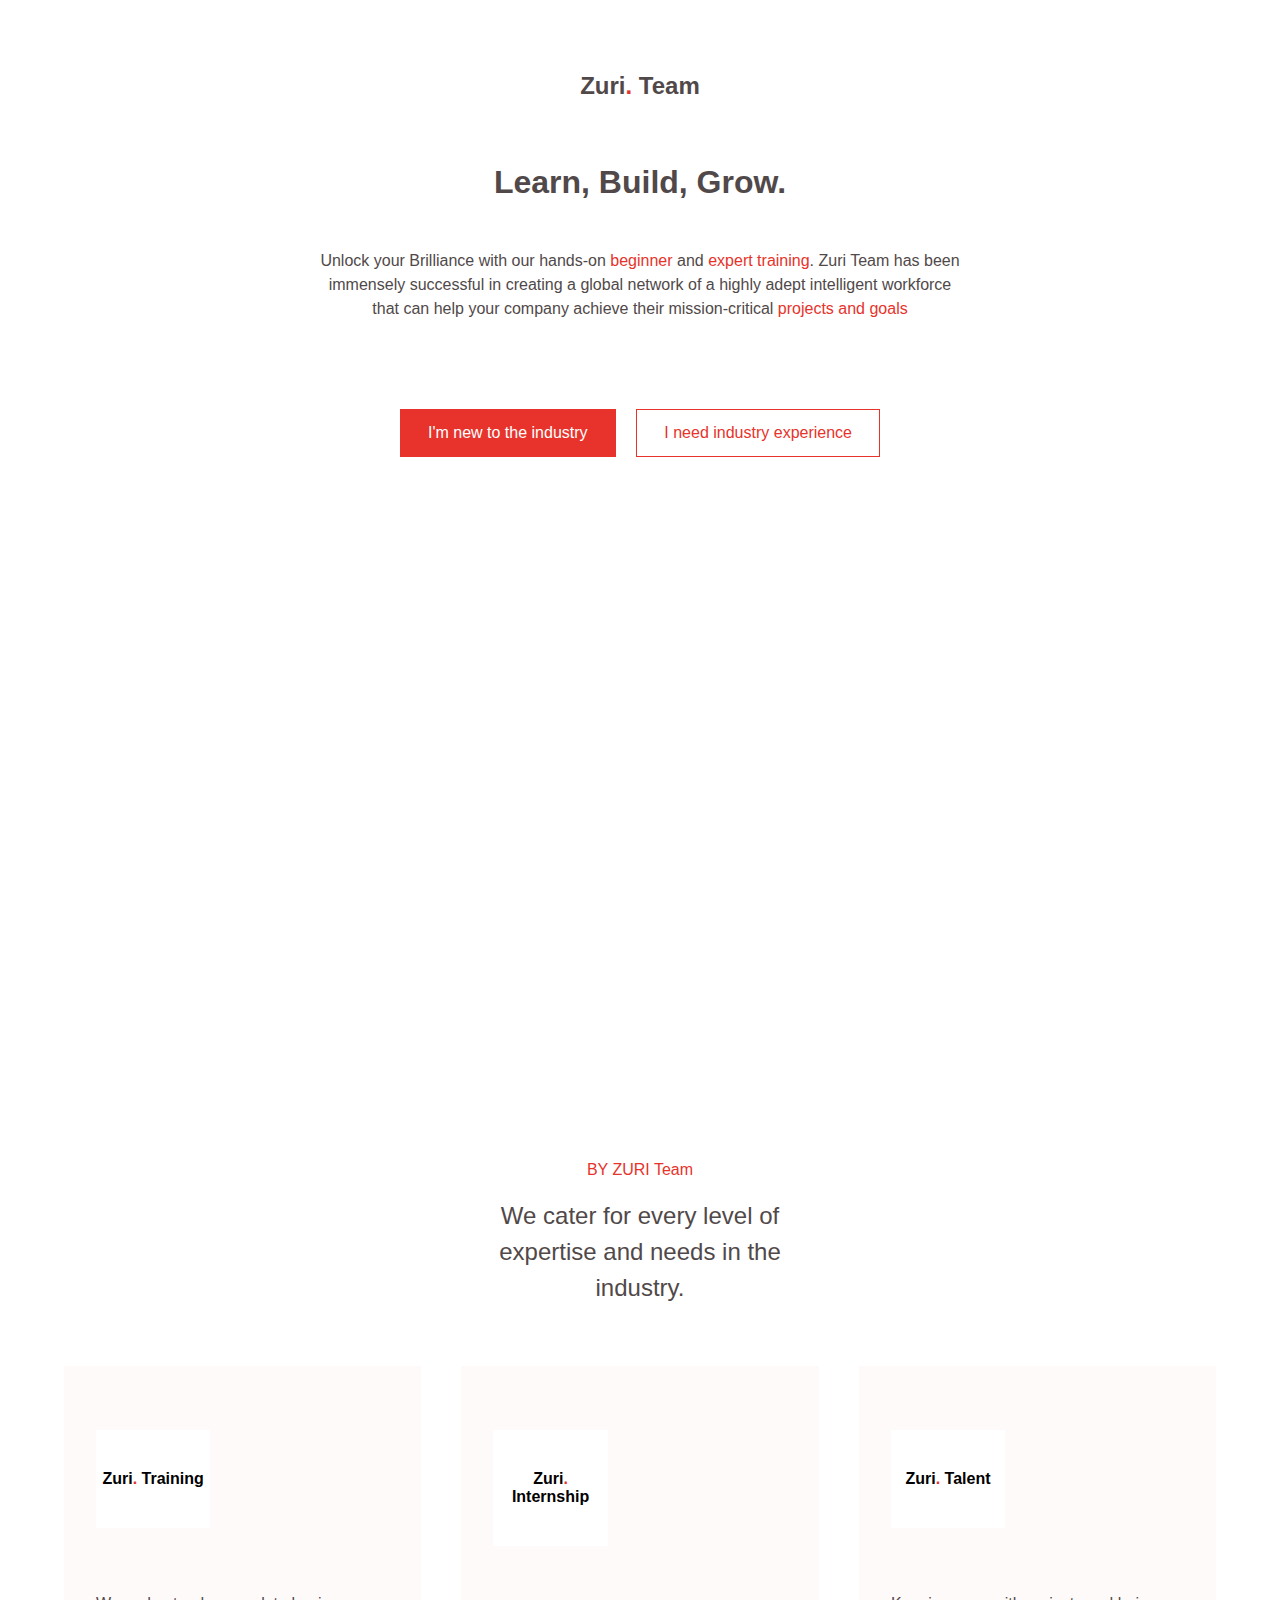
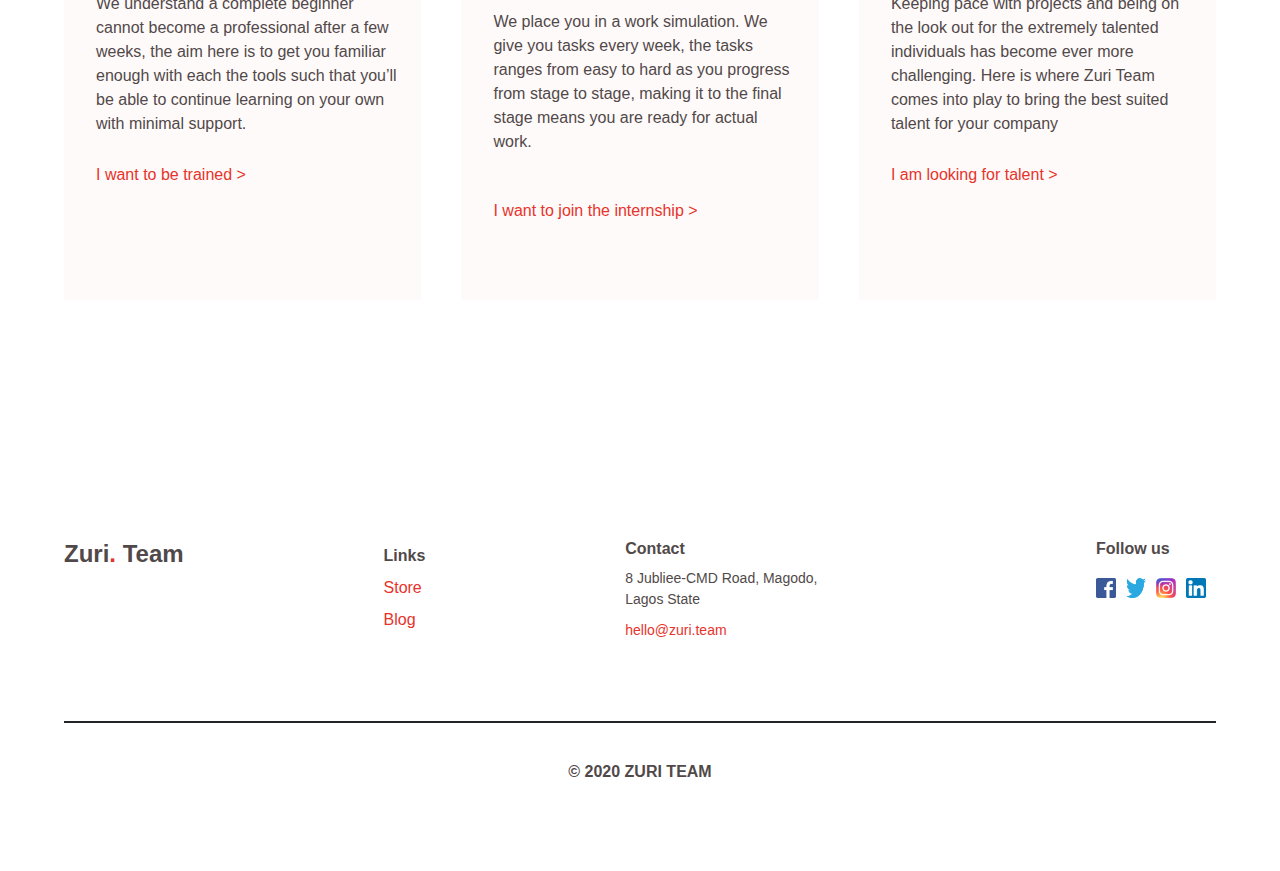
<file: index.html>
<!DOCTYPE html>
<html lang="en">
<head>
    <meta charset="UTF-8">
    <meta http-equiv="X-UA-Compatible" content="IE=edge">
    <meta name="viewport" content="width=device-width, initial-scale=1.0">
    <link rel="stylesheet" href="style.css" type="text/css">
    <title>Zuri</title>
</head>
<body>
    <header>
        <div class="intro">
            <h2>Zuri<span>.</span> Team</h2>
            <h1>Learn, Build, Grow.</h1>
            <p>Unlock your Brilliance with our hands-on <a href="#">beginner</a> and <a href="#">expert training</a>. Zuri Team has been immensely successful in creating a global network of a highly adept intelligent workforce that can help your company achieve their mission-critical <a href="#">projects and goals</a></p>
            <div class="btn-container">
                <button class="btn1" onclick="document.location='training.html'">I'm new to the industry</button>
                <button class="btn2">I need industry experience</button>
            </div>
        </div>
    </header>
    <main>
        <div class="mid">
            <p>BY ZURI Team</p>
            <h2>We cater for every level of expertise and needs in the industry.</h2>
        </div>
        <div class="level-box-container">
            <div class="level-box">
                <h4>Zuri<span>.</span> Training</h4>
                <p>We understand a complete beginner cannot become a professional after a few weeks, the aim here is to get you familiar enough with each the tools such that you’ll be able to continue learning on your own with minimal support.</p>
                <a href="#">I want to be trained ></a>
            </div>
            <div class="level-box">
                <h4>Zuri<span>.</span> Internship</h4>
                <p>We place you in a work simulation. We give you tasks every week, the tasks ranges from easy to hard as you progress from stage to stage, making it to the final stage means you are ready for actual work.</p><br>
                <a href="#">I want to join the internship ></a>
            </div>
            <div class="level-box">
                <h4>Zuri<span>.</span> Talent</h4>
                <p>Keeping pace with projects and being on the look out for the extremely talented individuals has become ever more challenging. Here is where Zuri Team comes into play to bring the best suited talent for your company</p>
                <a href="#">I am looking for talent ></a>    
            </div>
        </div>
    </main>
    <footer>
        <div class="footer-top">
            <div class="head">
                <h2>Zuri<span>.</span> Team</h2>
            </div>
            <div class="links">
                <ul>
                    <li><h4>Links</h4></li>
                    <li><a href="#">Store</a></li>
                    <li><a href="#">Blog</a></li>
                </ul>
            </div>
            <div class="contact">
                <h4>Contact</h4>
                <p>8 Jubliee-CMD Road, Magodo, Lagos State</p>
                <a href="#">hello@zuri.team</a>
            </div>
            <div class="socials">
                <div>
                    <h4>Follow us</h4>
                </div>
                <div class="socials-img-container">
                    <img src="./images/facebook.png" alt="facebook">
                    <img src="./images/Twitter.png" alt="twitter">
                    <img src="./images/Instagram.svg.webp" alt="instagram">
                    <img src="./images/Linkedin.png" alt="linkedin">
                </div>
            </div>
        </div>
        <div class="footer-bottom">
            <h4>© 2020 ZURI TEAM</h4>
        </div>
    </footer>
</body>
</html>
</file>
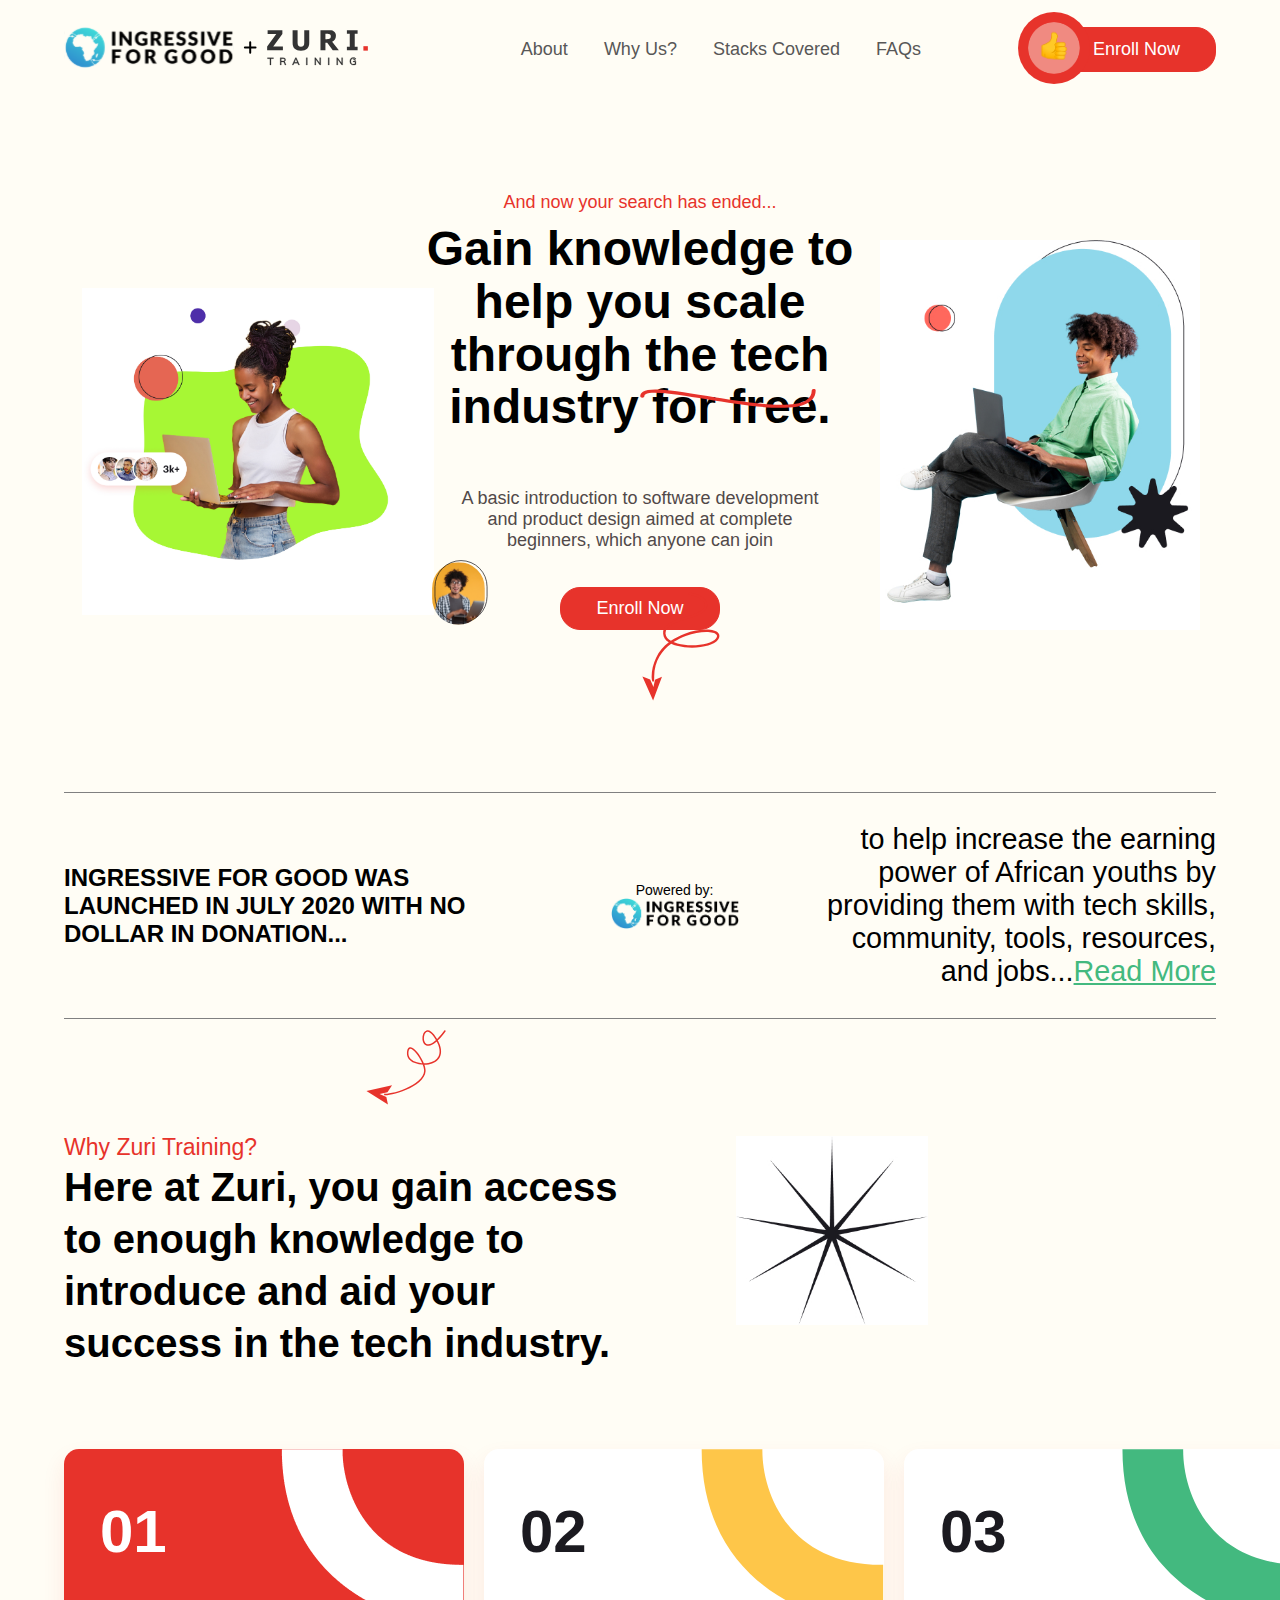
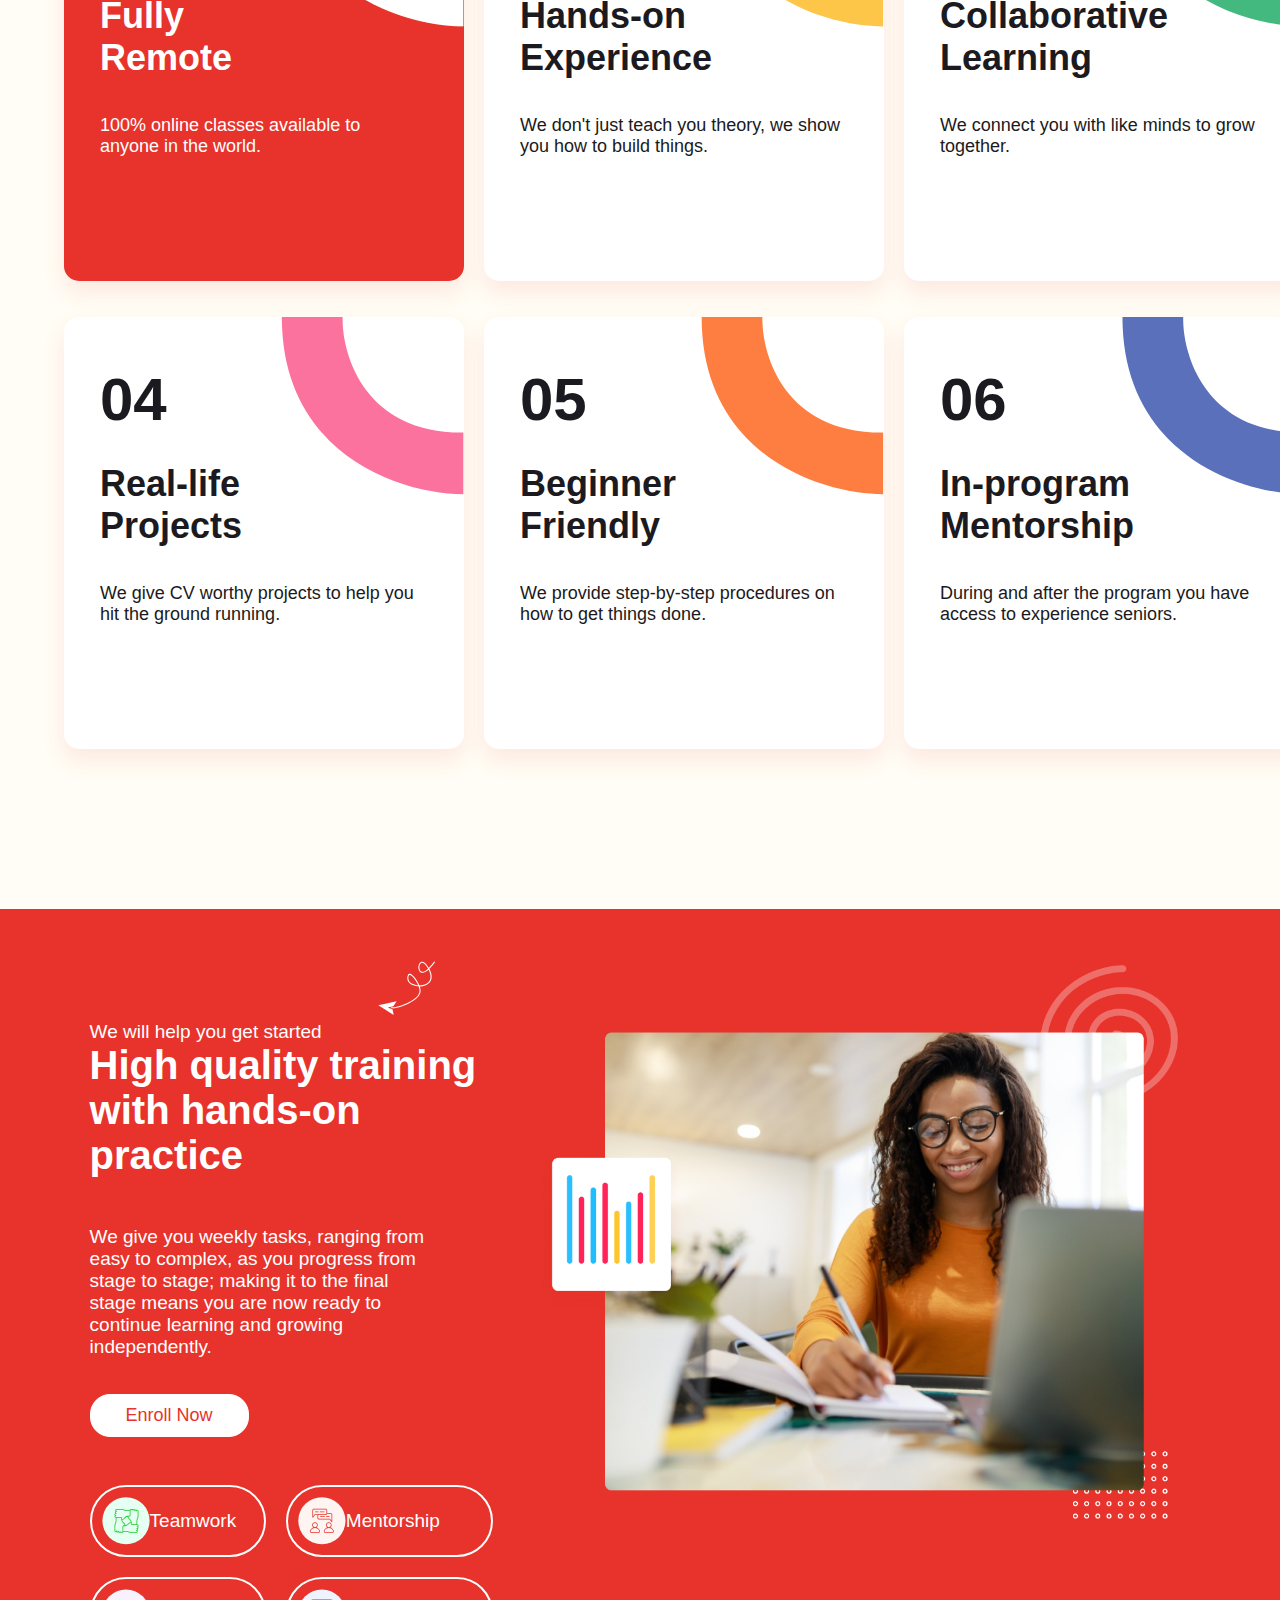
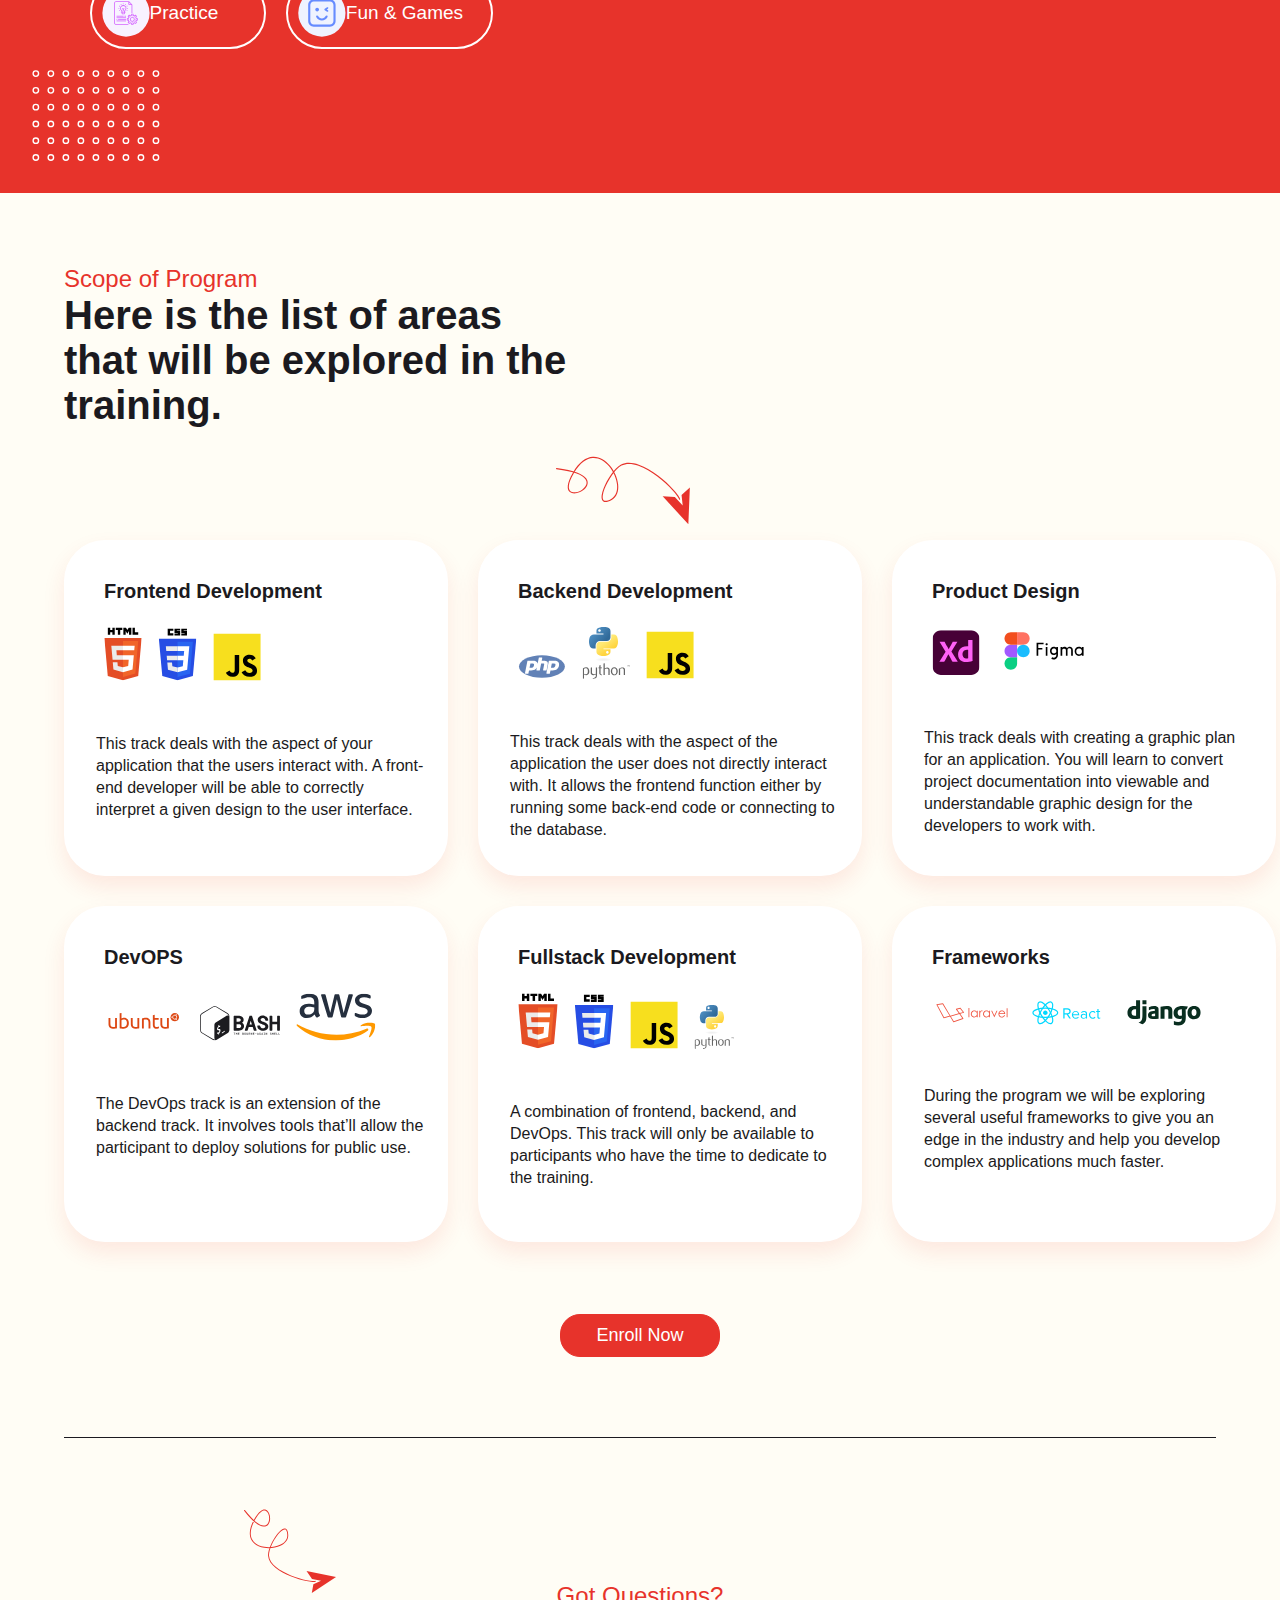
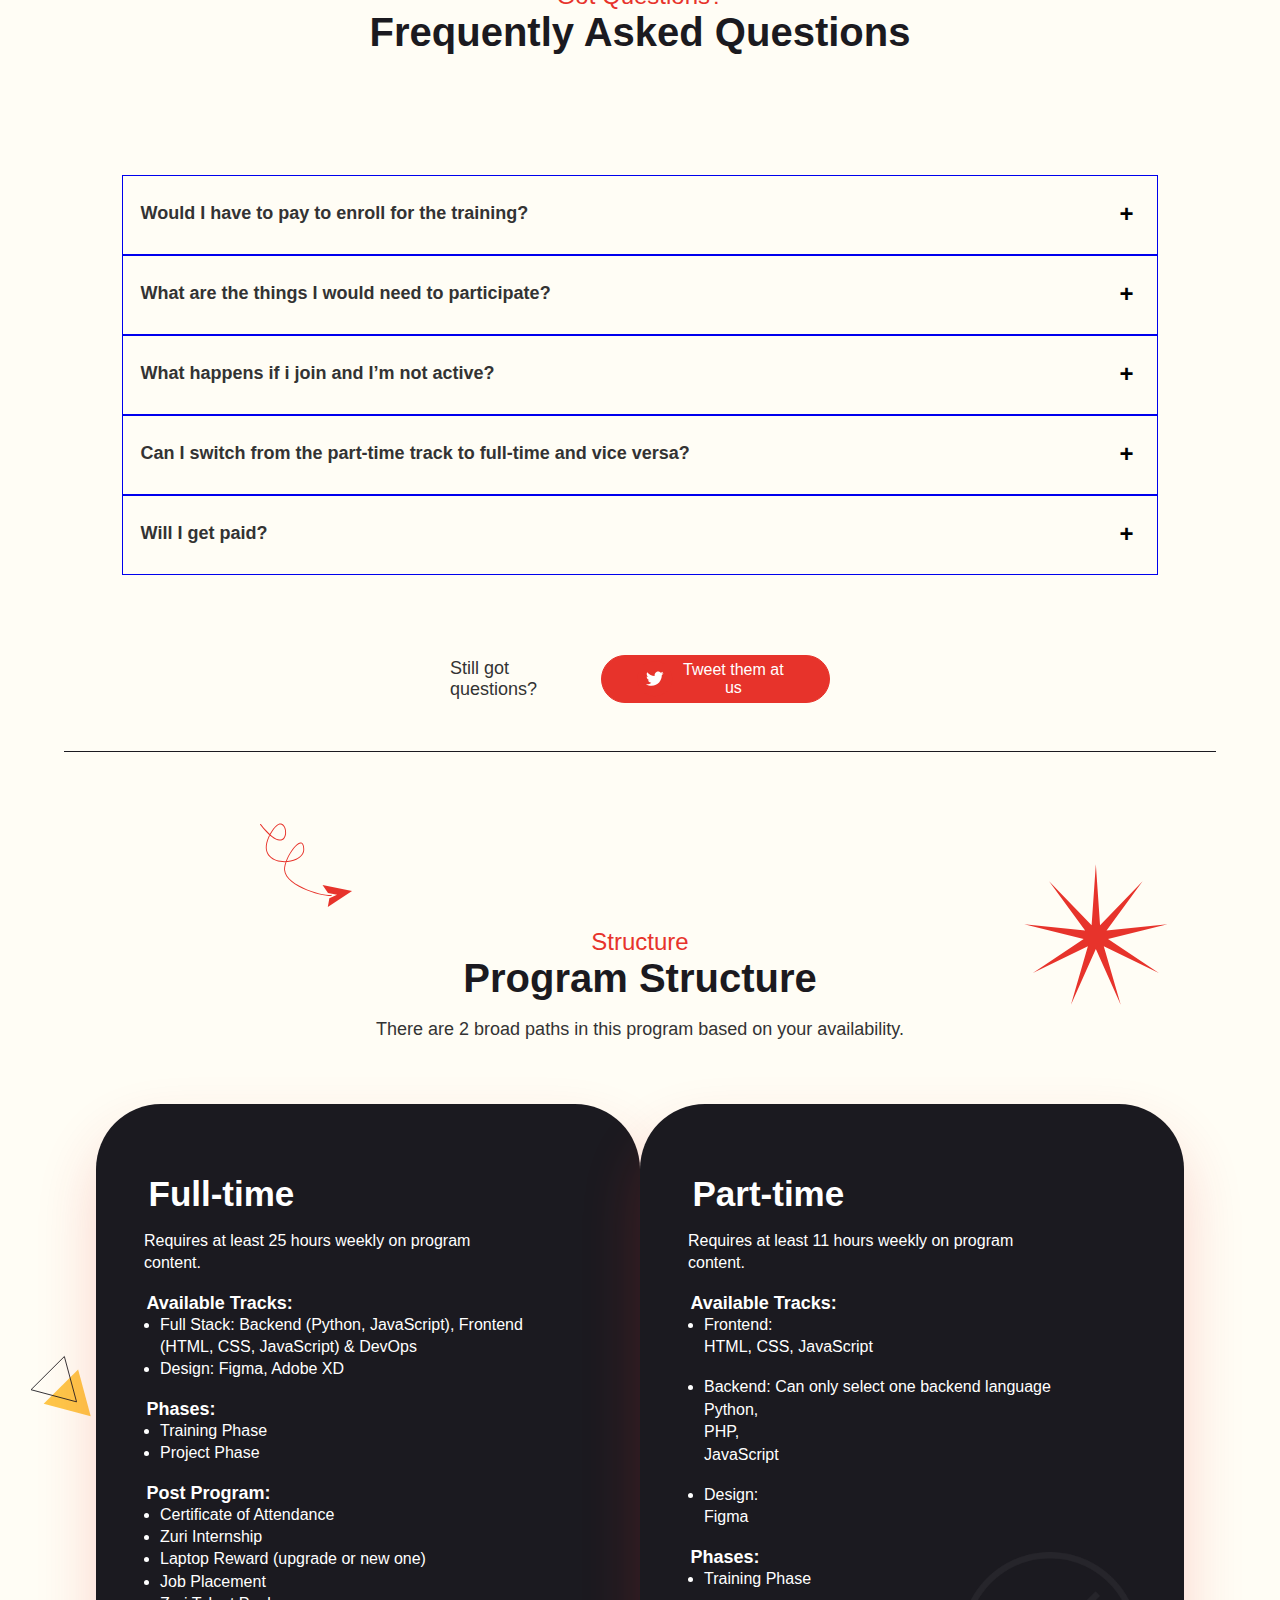
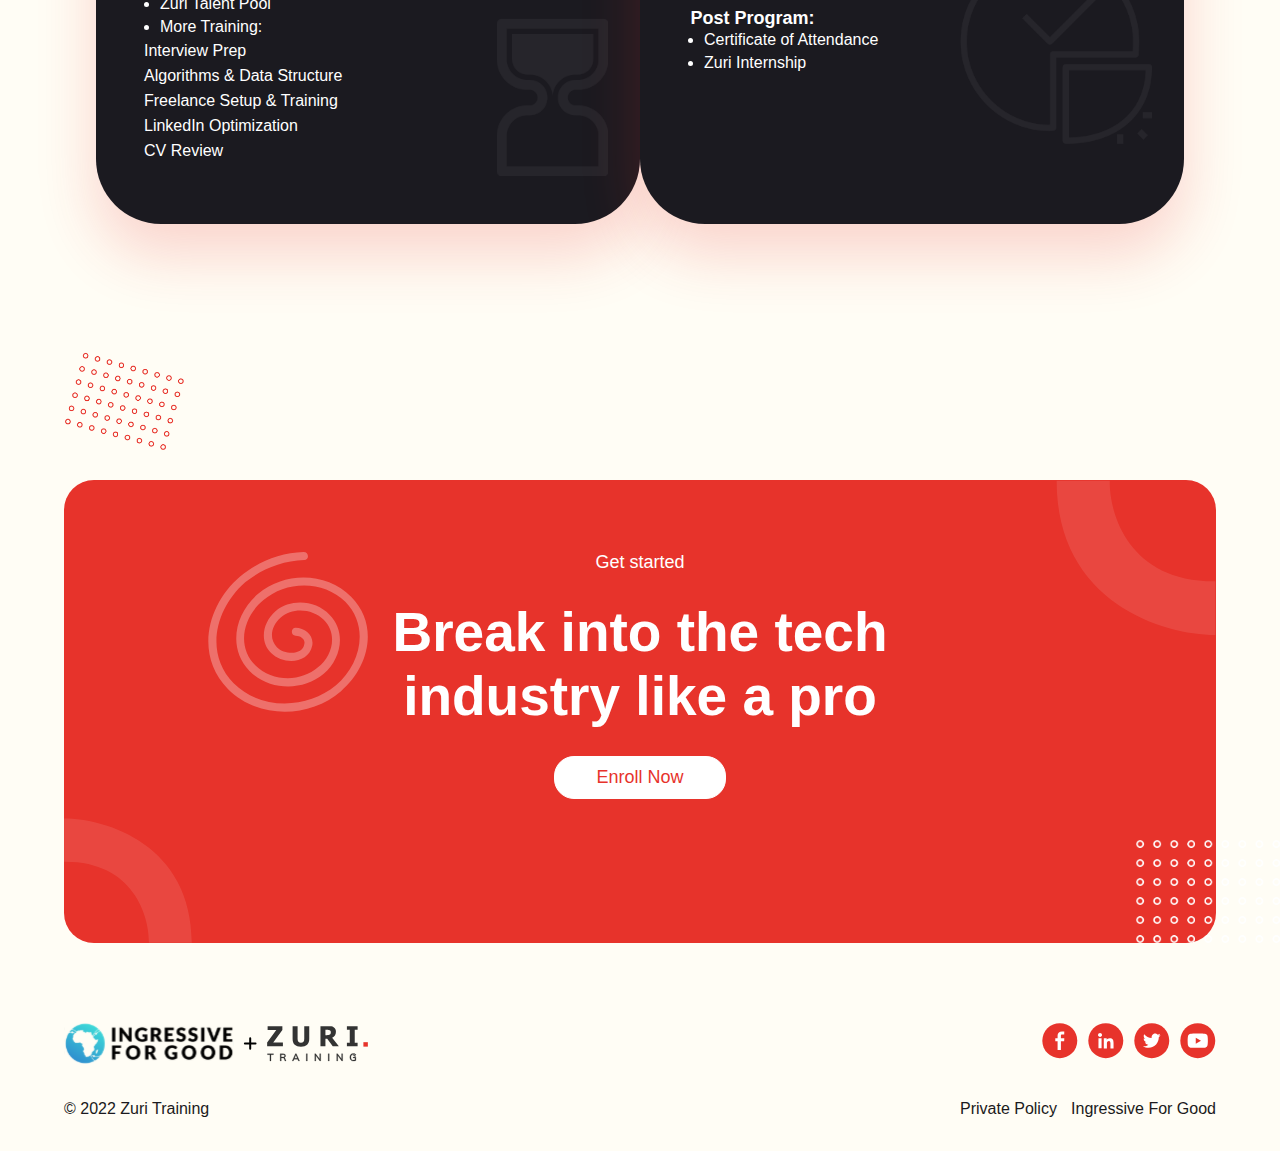
<file: training.html>
<!DOCTYPE html>
<html lang="en">
<head>
    <meta charset="UTF-8">
    <meta http-equiv="X-UA-Compatible" content="IE=edge">
    <meta name="viewport" content="width=device-width, initial-scale=1.0">
    <link rel="stylesheet" href="training.css" type="text/css">
    <title>Training</title>
</head>
<body>
    <header>
        <div class=" header">
            <div class="logo">
                <img src="./images/Zuri-logo.svg">
            </div>
            <div class="links">
                <nav>
                    <ul>
                        <li><a>About</a></li>
                        <li><a>Why Us?</a></li>
                        <li><a>Stacks Covered</a></li>
                        <li><a>FAQs</a></li>
                    </ul>
                </nav>
                <img class="thumb" src="./images/thumbs.png">
                <button>Enroll Now</button>
            </div>
        </div>
    </header>
    <main>
        <div class="main1">
            <p class="first-p">And now your search has ended...</p>
            <h1>Gain knowledge to help you scale through the tech industry for free.</h1>
            <p class="second-p">A basic introduction to software development and product design aimed at complete beginners, which anyone can join</p>
            <button>Enroll Now</button>
            <img class="lady-img" src="./images/lady1.jpg">
            <img class="arrow-img" src="./images/arrow-down.svg">
            <img class="line-img" src="./images/line.svg">
            <img class="male-small-img" src="./images/male-small.svg">
            <img class="male-img" src="./images/male1.jpg">
        </div>
        <div class="main2">
            <h2>INGRESSIVE FOR GOOD WAS LAUNCHED IN JULY 2020 WITH NO DOLLAR IN DONATION...</h2>
            <div class="middle">
                <p>Powered by:</p>
                <img src="./images/ingressive.png">
            </div>
            <p class="right">to help increase the earning power of African youths by providing them with tech skills, community, tools, resources, and jobs...<a href="#">Read More</a></p>
        </div>
        <div class="main3">
            <p>Why Zuri Training?</p>
            <h1>Here at Zuri, you gain access to enough knowledge to introduce and aid your success in the tech industry.</h1>
            <img class="arrow2-img" src="./images/arrow2.svg" alt="">
            <img class="star-img" src="./images/Star.jpg" alt="">
        </div>
        <div class="grid-div">
            <div class="grid-container">
                <div class="grid1">
                    <h1>01</h1>
                    <h2>Fully Remote</h2>
                    <p>100% online classes available to anyone in the world.</p>
                    <img src="./images/curve1.png">
                </div>
                <div class="grid2">
                    <h1>02</h1>
                    <h2>Hands-on Experience</h2>
                    <p>We don't just teach you theory, we show you how to build things.</p>
                    <img src="./images/curve2.svg">
                </div>
                <div class="grid3">
                    <h1>03</h1>
                    <h2>Collaborative Learning</h2>
                    <p>We connect you with like minds to grow together.</p>
                    <img src="./images/curve3.svg">
                </div>
                <div class="grid4">
                    <h1>04</h1>
                    <h2>Real-life Projects</h2>
                    <p>We give CV worthy projects to help you hit the ground running.</p>
                    <img src="./images/curve4.svg">
                </div>
                <div class="grid5">
                    <h1>05</h1>
                    <h2>Beginner Friendly</h2>
                    <p>We provide step-by-step procedures on how to get things done.</p>
                    <img src="./images/curve5.svg">
                </div>
                <div class="grid6">
                    <h1>06</h1>
                    <h2>In-program Mentorship</h2>
                    <p>During and after the program you have access to experience seniors.</p>
                    <img src="./images/curve6.svg">
                </div>
            </div>
        </div>
        <div class="main4">
            <img class="dotsection" src="./images/dotsection.svg">
            <img class="arrow3" src="./images/arrow3.svg">
            <div class="left">
                <div class="left-top">
                    <p>We will help you get started</p>
                    <h1>High quality training with hands-on practice</h1>
                    <p class="para2">We give you weekly tasks, ranging from easy to complex, as you progress from stage to stage; making it to the final stage means you are now ready to continue learning and growing independently.</p>
                    <button>Enroll Now</button>
                </div>
                <div class="left-bottom">
                    <div class="left-bottom-grid">
                        <div class="teamwork">
                            <img src="./images/teamwork.svg">
                            <p>Teamwork</p>
                        </div>
                        <div class="mentorship">
                            <img src="./images/mentorship.svg">
                            <p>Mentorship</p>
                        </div>
                        <div class="practice">
                            <img src="./images/practice.svg">
                            <p>Practice</p>
                        </div>
                        <div class="games">
                            <img src="./images/games.svg">
                            <p>Fun & Games</p>
                        </div>
                    </div>
                </div>
            </div>
            <div class="right">
                <img src="./images/main4big-img.png">
            </div>
        </div>
        <div class="main5">
            <p class="main5-p">Scope of Program</p>
            <h1 class="main5-h1">Here is the list of areas that will be explored in the training.</h1>
            <img class="arrow5"src="./images/arrow5.svg">
            <div class="main5-grid">
                <div class="g1">
                    <h2>Frontend Development</h2>
                    <div class="img-div">
                        <img src="./images/html.svg" alt="html"><img src="./images/css-3.svg" alt="css"><img class="java" src="./images/javascript.svg" alt="javascript">
                    </div>
                    <p>This track deals with the aspect of your application that the users interact with. A front-end developer will be able to correctly interpret a given design to the user interface.</p>
                </div>
                <div class="g2">
                    <h2>Backend Development</h2>
                    <div class="img-div">
                        <img src="./images/php2-logo.svg" alt="php"><img src="./images/python-logo.svg" alt="python"><img class="java" src="./images/javascript.svg" alt="javascript">
                    </div>
                    <p>This track deals with the aspect of the application the user does not directly interact with. It allows the frontend function either by running some back-end code or connecting to the database.</p>
                </div>
                <div class="g3">
                    <h2>Product Design</h2>
                    <div class="img-div">
                        <img src="./images/adobe-xd logo.svg" alt="adobe"><img class="fig" src="./images/Figma logo.svg" alt="figma">
                    </div>
                    <p>This track deals with creating a graphic plan for an application. You will learn to convert project documentation into viewable and understandable graphic design for the developers to work with.</p>
                </div>
                <div class="g4">
                    <h2>DevOPS</h2>
                    <div class="img-div">
                        <img src="./images/Ubuntu logo.svg" alt="ubuntu"><img src="./images/Bash logo.svg" alt="bash"><img src="./images/aws logo.svg" alt="aws">
                    </div>
                    <p>The DevOps track is an extension of the backend track. It involves tools that’ll allow the participant to deploy solutions for public use.</p>
                </div>
                <div class="g5">
                    <h2>Fullstack Development</h2>
                    <div class="img-div">
                        <img src="./images/html.svg" alt="html"><img src="./images/css-3.svg" alt="css"><img class="java" src="./images/javascript.svg" alt="javascript"><img src="./images/python-logo.svg" alt="python">
                    </div>
                    <p>A combination of frontend, backend, and DevOps. This track will only be available to participants who have the time to dedicate to the training.</p>
                </div>
                <div class="g6">
                    <h2>Frameworks</h2>
                    <div class="img-div">
                        <img src="./images/Laravel logo.svg" alt="laravel"><img src="./images/React logo.svg" alt="react"><img src="./images/Django logo.svg" alt="django">
                    </div>
                    <p>During the program we will be exploring several useful frameworks to give you an edge in the industry and help you develop complex applications much faster.</p>
                </div>
            </div>
            <button>Enroll Now</button>
        </div>
        <div class="main6">
            <img  class="main6-wire"src="./images/main6-wire.svg">
            <p class="first-p">Got Questions?</p>
            <h1>Frequently Asked Questions</h1>
            <div class="q-div">
                <p class="question">Would I have to pay to enroll for the training?</p>
                <p class="plus">+</p>
            </div>
            <div class="q-div">
                <p class="question">What are the things I would need to participate?</p>
                <p class="plus">+</p>
            </div>
            <div class="q-div">
                <p class="question">What happens if i join and I’m not active?</p>
                <p class="plus">+</p>
            </div>
            <div class="q-div">
                <p class="question">Can I switch from the part-time track to full-time and vice versa?</p>
                <p class="plus">+</p>
            </div>
            <div class="q-div">
                <p class="question">Will I get paid?</p>
                <p class="plus">+</p>
            </div>
            <div class="tweet">
                <p>Still got questions?</p>
                <button><img src="./images/twitter-red.svg"><a>Tweet them at us</a></button>
            </div>
        </div>
        <div class="main7">
            <img class="main7-wire" src="./images/main7-wire.svg">
            <img class="main7-star" src="./images/main7-star.svg">
            <img class="main7-triangle" src="./images/main7-triangle.svg">
            <img class="main7-big-circle" src="./images/main7-circle.png">
            <img class="main7-small-circle" src="./images/main7-circle.png">
            <div class="main7-1">
                <p class="first-p">Structure</p>
                <h1 class="first-h1">Program Structure</h1>
                <p class="second-p">There are 2 broad paths in this program based on your availability.</p>
            </div>
            <div class="main7-flex">
                <div>
                    <h1>Full-time</h1>
                    <p class="div-p">Requires at least 25 hours weekly on program content.</p>
                    <h4>Available Tracks:</h4>
                    <ul>
                        <li>Full Stack: Backend (Python, JavaScript), Frontend (HTML, CSS, JavaScript) & DevOps</li>
                        <li>Design: Figma, Adobe XD</li>
                    </ul>
                    <h4>Phases:</h4>
                    <ul>
                        <li>Training Phase</li>
                        <li>Project Phase</li>
                    </ul>
                    <h4>Post Program:</h4>
                    <ul>
                        <li>Certificate of Attendance</li>
                        <li>Zuri Internship</li>
                        <li>Laptop Reward (upgrade or new one)</li>
                        <li>Job Placement</li>
                        <li>Zuri Talent Pool</li>
                        <li>More Training:</li>
                    </ul>
                    <p>Interview Prep</p>
                    <p>Algorithms & Data Structure</p>
                    <p>Freelance Setup & Training</p>
                    <p>LinkedIn Optimization</p>
                    <p>CV Review</p>
                    <img class="hourglass-img" src="./images/hourglass.png">
                </div>
                <div>
                    <h1>Part-time</h1>
                    <P class="div-p">Requires at least 11 hours weekly on program content.</P>
                    <h4>Available Tracks:</h4>
                    <ul>
                        <li>Frontend:<br>HTML, CSS, JavaScript</li><br>
                        <li>Backend: Can only select one backend language Python,<br>PHP,<br>JavaScript</li><br>
                        <li>Design:<br>Figma</li>
                    </ul>
                    <h4>Phases:</h4>
                    <ul>
                        <li>Training Phase</li>
                    </ul>
                    <h4>Post Program:</h4>
                    <ul>
                        <li>Certificate of Attendance</li>
                        <li>Zuri Internship</li>
                    </ul>
                    <img class="time-img" src="./images/time.png"
                </div>
            </div>
        </div>
        <div class="main8">
            <p>Get started</p>
            <h1>Break into the tech industry like a pro</h1>
            <button>Enroll Now</button>
            <img class="main8-spiral" src="./images/main8-spiral.svg">
            <img class="main8-top-bend" src="./images/main8 top bend.svg">
            <img class="main8-bottom-bend" src="./images/main8 bottom bend.svg">
            <img class="main8-circles" src="./images/main8 circles.png">
        </div>
    </main>
    <footer>
        <div class="footer-left">
            <img src="./images/Zuri-logo.svg">
            <p>© 2022 Zuri Training</p>
        </div>
        <div class="footer-right">
            <div class="socials">
                <img src="./images/facebook.svg">
                <img src="./images/linkedin.svg">
                <img src="./images/twitter.svg">
                <img src="./images/youtube.svg">
            </div>
            <div class="links">
                <a href="#">Private Policy</a>
                <a href="#">Ingressive For Good</a>
            </div>
        </div>
    </footer>
</body>
</html>
</file>
<file: style.css>
@font-face {
    font-family: Averta;
    src: url(https://res.cloudinary.com/dafsch2zs/raw/upload/v1596618987/Zuri%20Landing/AvertaDemoPECuttedDemo-Regular_dghpn7.otf);
}
*{
    margin: 0;
    padding: 0;
    box-sizing: border-box;
    font-family: 'Averta', sans-serif;
    color: #514949;
}
header{
    height: 105vh;
}
a{
    text-decoration: none;
    color: #E7332B;
}
span{
    color: #E7332B;
}
.intro{
    text-align: center;
    width: 50%;
    margin: 0px auto;
}
.intro h2{
    margin-top: 3em;
}
.intro h1{
    margin-top: 2em;
}
.intro p{
    margin-top: 3em;
    line-height: 150%;
}
.intro .btn-container{
    display: flex;
    margin: 5.5em auto;
    width: 75%;
    justify-content: space-between;
}
.intro button{
    font-size: 16px;
}
.intro .btn1{
    background-color: #E7332B;
    color: white;
    border: 1px solid #E7332B;
    padding: 14px 27px;
}
.intro .btn1:hover{
    background-color: white;
    color: #E7332B;
    cursor: pointer;
}
.intro .btn2{
    background-color: white;
    color: #E7332B;
    border: 1px solid #E7332B;
    padding: 14px 27px;
}
.intro .btn2:hover{
    background-color: #E7332B;
    color: white;
    cursor: pointer;
}
.mid{
    background-color: white;
    text-align: center;
    width: 29%;
    margin: auto;
}
.mid p{
    margin-top: 9em;
    color:#E7332B;
    font-size: 16px;
}
.mid h2{
    font-weight: 400;
    line-height: 150%;
    margin-top: 0.8em;
    margin-bottom: 2.5em;
}
.level-box-container{
    width: 90%;
    display: flex;
    justify-content: space-between;
    margin: auto;
}
.level-box{
    display: flex;
    flex-direction: column;
    width: 31%;
    background-color: #fffafa;
}
.level-box h4{
    background-color: white;
    color: black;
    text-align: center;
    width: 32%;
    padding-top: 40px;
    padding-bottom: 40px;
    margin-top: 4em;
    margin-bottom: 4em;
    margin-left: 2em;
}
.level-box p{
    width: 85%;
    line-height: 150%;
    margin-left: 2em;
    margin-right: 2em;
}
.level-box a{
    width: 85%;
    margin-left: 2em;
    margin-top: 30px;
    padding-bottom: 5em;
}
footer{
    display: flex;
    flex-direction: column;
    margin-top: 15em;
}
.footer-top, .footer-bottom{
    width: 90%;
    margin: auto;
    display: flex;
}
.footer-top{
    justify-content: space-between;
    padding-bottom: 5em;
    border-bottom: 2px solid #212529;
}
.footer-top div{
    display: flex;
    flex-direction: column;
}
.footer-top ul{
    list-style: none;
    line-height: 200%;
}
.contact p, .contact a{
    line-height: 150%;
    font-size: 14px;
    width: 75%;
    margin-top: 10px;
}
.socials div{
    display: flex;
    flex-direction: row;
}
.socials-img-container{
    margin-top: 20px;
}
.socials-img-container img{
    width: 20px;
    margin-right: 10px;
}
.footer-bottom{
    text-align: center;
}
.footer-bottom h4{
    margin: auto;
    padding-top: 40px;
    padding-bottom: 90px;
}
@media (max-width:800px) {
    .intro{
        width: 95%;
    }
    .intro .btn-container{
        flex-direction: column;
        width: 40%;
    }
    .intro .btn2{
        margin-top: 25px;
    }
    .mid{
        width: 60%;
    }
    .level-box-container{
        flex-direction: column;
        width: 95%;
    }
    .level-box{
        width: 100%;
        margin-top: 40px;
    }
    .footer-top{
        width: 95%;
        text-align: center;
        flex-direction: column;
    }
    .footer-top h4{
        font-size: 25px;
    }
    .contact p, .contact a{
        margin: auto;
    }
    .links{
        margin-top: 20px;
    }
    .socials{
        margin: 20px auto;
    }
    .socials h4{
        margin: auto;
    }
    .contact{
        margin: 40px auto;
    }
}
@media (max-width:600px){
    .intro .btn-container{
        flex-direction: column;
        width: 70%;
}
.mid{
    width: 90%;
}
}
</file>
<file: training.css>
@font-face {
    font-family: Averta;
    src: url(https://res.cloudinary.com/dafsch2zs/raw/upload/v1596618987/Zuri%20Landing/AvertaDemoPECuttedDemo-Regular_dghpn7.otf);
}
*{
    margin: 0;
    padding: 0;
    box-sizing: border-box;
    font-family: 'Averta', sans-serif;
}
body, html{
    background-color: #fffdf5;
}
a, button{
    cursor: pointer;
}
header{
    width: 100%;
    overflow-x: hidden;
    background-color: #fffdf5;
    position: fixed;
    top: 0;
    z-index: 3;
    
}
.header{
    width: 90%;
    margin: 1.7em auto;
    display: flex;
    justify-content: space-between;
    position: relative;
}
header .links{
    display: flex;
    font-size: 18px;
    color: #585757;
}
header ul{
    display: flex;
    list-style-type: none;
    margin-right: 5em;
}
header li{
    margin-right: 2em;
}
nav{
    margin: auto;
}
header button{
    font-size: 18px;
    background-color: #e7332b;
    color: white;
    border: 1px solid #e7332b;
    border-radius: 20px;
    padding: 10px 35px 10px 45px;
}
header .thumb{
    position: absolute;
    bottom: -12px;
    right: 7em;
    padding: 10px;
    border-radius: 50%;
    background-color: #e7332b;
    width: 4em;
}
main{
    width: 100%;
}
.main1{
    position: relative;
    margin-top: 12em;
    margin-left: 5%;
    margin-right: 5%;
    width: 90%;
    text-align: center;
    border-bottom: 1px solid gray;
}
.main1 p{
    font-size: 18px;
}
.main1 .first-p{
    color: #E7332B;
}
.main1 h1{
    width: 45%;
    margin: 10px auto 0 auto;
    line-height: 110%;
    font-size: 3em;
    font-weight: bolder;
}
.main1 .second-p{
    width: 33%;
    margin: 3em auto 0 auto;
    color: #514949;
}
.main1 button{
    background-color: #E7332B;
    color: white;
    margin: 2em auto 9em auto;
    font-size: 18px;
    border: 1px solid #E7332B;
    border-radius: 20px;
    padding: 10px 35px 10px 35px;
}
.main1 img{
    position: absolute;
}
.main1 .lady-img{
    width: 22em;
    z-index: 1;
    top: 6em;
    left: 1.1em;
}
.main1 .male-img{
    width: 20em;
    z-index: 1;
    top: 3em;
    right: 1em;
}
.main1 .male-small-img{
    width: 3.5em;
    z-index: 1;
    top: 23em;
    left: 23em;
}
.main1 .arrow-img{
    width: 5em;
    z-index: 1;
    top: 25em;
    right: 31em;
}
.main1 .line-img{
    width: 11em;
    z-index: 2;
    top: 12.3em;
    right: 25em;
}
.main2{
    position: relative;
    margin-left: 5%;
    margin-right: 5%;
    display: flex;
    width: 90%;
    justify-content: space-between;
    border-bottom: 1px solid gray;
}
.main2 h2{
    width: 40%;
    text-align: left;
    margin: auto 0;
}
.main2 .middle{
    display: flex;
    flex-direction: column;
    margin: auto 0;
}
.main2 .middle img{
    width: 8em;
}
.main2 .middle p{
    margin: auto;
    font-size: 14px;
}
.main2 .right{
    width: 34%;
    font-size: 1.8em;
    text-align: right;
    padding: 30px 0 30px 0;
}
.main2 .right a{
    color: #43b97f;
}
.main3{
    width: 90%;
    margin-left: 5%;
    margin-right: 5%;
}
.main3 p{
    margin-top: 5em;
    color: #E7332B;
    font-size: 23px;
}
.main3 h1{
    width: 50%;
    font-size: 40px;
    line-height: 130%;
}
.main3 img{
    position: absolute;
}
.main3 .arrow2-img{
    width: 7em;
    top: 64em;
    left: 22em;
    z-index: 1;
}
.main3 .star-img{
    width: 12em;
    top: 71em;
    left: 46em;
    z-index: 1;
}
.grid-div{
    display: flex;
    width: 90%;
    margin: 4em auto 0 auto;
}
.grid-container{
    display: grid;
    grid-template-areas: 
    'a b c'
    'd e f'
    ;
    gap: 20px;
}
.grid-container h1{
    font-size: 60px;
    margin-top: 0.8em;
    margin-left: 0.6em;
}
.grid-container h2{
    font-size: 36px;
}
.grid-container p{
    font-size: 18px;
    width: 80%;
    margin-top: 2em;
    margin-left: 2em;
}
.grid-container img{
    position: absolute;
    top: 0;
    right: 0;
}
.grid1{
    grid-area: a;
    background-color: #e7332b;
    color: white;
    border-radius: 15px;
    position: relative;
    height: 27em;
    width: 25em;
    margin-top: 1em;
    box-shadow: 0px 11px 22px 0px rgba(231, 51, 43, 0.1);
}
.grid1:hover{
    margin-top: 0;
    transition: 0.3s;
}
.grid1 h2{
    width: 40%;
    margin-top: 0.8em;
    margin-left: 1em;
}
.grid2{
    grid-area: b;
    background-color: white;
    color: #1b1a20;
    border-radius: 15px;
    position: relative;
    height: 27em;
    width: 25em;
    margin-top: 1em;
    box-shadow: 0px 11px 22px 0px rgba(231, 51, 43, 0.1);
}
.grid2:hover{
    margin-top: 0;
    transition: 0.3s;
}
.grid2 h2{
    width: 50%;
    margin-top: 0.8em;
    margin-left: 1em;
}
.grid3{
    grid-area: c;
    background-color: white;
    color: #1b1a20;
    border-radius: 15px;
    position: relative;
    height: 27em;
    width: 25em;
    margin-top: 1em;
    box-shadow: 0px 11px 22px 0px rgba(231, 51, 43, 0.1);
}
.grid3:hover{
    margin-top: 0;
    transition: 0.3s;
}
.grid3 h2{
    width: 50%;
    margin-top: 0.8em;
    margin-left: 1em;
}
.grid4{
    grid-area: d;
    background-color: white;
    color: #1b1a20;
    border-radius: 15px;
    position: relative;
    height: 27em;
    width: 25em;
    margin-top: 1em;
    box-shadow: 0px 11px 22px 0px rgba(231, 51, 43, 0.1);
}
.grid4:hover{
    margin-top: 0;
    transition: 0.3s;
}
.grid4 h2{
    width: 50%;
    margin-top: 0.8em;
    margin-left: 1em;
}
.grid5{
    grid-area: e;
    background-color: white;
    color: #1b1a20;
    border-radius: 15px;
    position: relative;
    height: 27em;
    width: 25em;
    margin-top: 1em;
    box-shadow: 0px 11px 22px 0px rgba(231, 51, 43, 0.1);
}
.grid5:hover{
    margin-top: 0;
    transition: 0.3s;
}
.grid5 h2{
    width: 50%;
    margin-top: 0.8em;
    margin-left: 1em;
}
.grid6{
    grid-area: f;
    background-color: white;
    color: #1b1a20;
    border-radius: 15px;
    position: relative;
    height: 27em;
    width: 25em;
    margin-top: 1em;
    box-shadow: 0px 11px 22px 0px rgba(231, 51, 43, 0.1);
}
.grid6:hover{
    margin-top: 0;
    transition: 0.3s;
}
.grid6 h2{
    width: 50%;
    margin-top: 0.8em;
    margin-left: 1em;
}
.main4{
    width: 100%;
    display: flex;
    background-color: #E7332B;
    margin-top: 10em;
    position: relative;
}
.arrow3{
    position:absolute;
    width: 5em;
    top: 3em;
    left: 23em;
}
.dotsection{
    position: absolute;
    width: 8em;
    bottom: 2em;
    left: 2em;
}
.main4 .left{
    margin: 7em 0 9em 7%;
    width: 35%;
    display: flex;
    flex-direction: column;
}
.main4 .left h1{
    width: 90%;
    font-size: 40px;
    color: white;
}
.main4 .left p{
    width: 75%;
    font-size: 19px;
    color: white;
}
.main4 .left .para2{
    margin-top: 2.5em;
}
.main4 .left button{
    background-color: white;
    color: #E7332B;
    margin-top: 2em;
    font-size: 18px;
    border: 1px solid white;
    border-radius: 20px;
    padding: 10px 35px 10px 35px;
}
.main4 .left-bottom{
    display: flex;
    margin-top: 3em;
    width: 100%;
}
.main4 .left-bottom-grid{
    display: grid;
    width: 90%;
    grid-template-areas:
    'a b'
    'c d'
    ;
    gap: 20px;
}
.main4 .left-bottom .teamwork{
    grid-area: a;
    display: flex;
    border: 2px solid white;
    border-radius: 40px;
}
.main4 .left-bottom .mentorship{
    grid-area: b;
    display: flex;
    border: 2px solid white;
    border-radius: 40px;
}
.main4 .left-bottom .practice{
    grid-area: c;
    display: flex;
    border: 2px solid white;
    border-radius: 40px;
}
.main4 .left-bottom .games{
    grid-area: d;
    display: flex;
    border: 2px solid white;
    border-radius: 40px;
}
.main4 .left-bottom img{
    width: 3em;
    padding-top: 10px;
    padding-bottom: 10px;
    margin-left: 10px;
}
.main4 .left-bottom p{
    margin: auto;
}
.main4 .right{
    width: 50%;
    margin-left: 0;
}
.main4 .right img{
    width: 100%;
    margin-top: 3.5em;
}
.main5{
    display: flex;
    flex-direction: column;
    position: relative;
}
.main5-p{
    color: #e7332b;
    font-size: 24px;
    margin: 3em 0 0 5%;
}
.main5-h1{
    color: #1b1a20;
    font-size: 40px;
    margin-left: 5%;
    width: 40%;
}
.arrow5{
    position: absolute;
    width: 10em;
    top: 14em;
    left: 43%;
}
.main5-grid{
    width: 90%;
    margin: 7em auto 0 auto;
    display: grid;
    grid-template-areas: 
    'a b c'
    'd e f'
    ;
    gap: 30px;
}
.main5-grid div h2{
    font-size: 20px;
    color: #1b1a20;
    margin: 2em 0 0 2em;
}
.main5-grid div p{
    color: #1b1a20;
    margin: 3em 1.5em 0 2em;
    line-height: 22px;
}
.main5-grid .img-div{
    margin-left: 2.5em;
    margin-top: 1.5em;
}
.main5-grid .img-div .java{
    width: 3em;
}
.main5-grid .img-div .fig{
    width: 6em;
}
.main5-grid .img-div img{
    margin-right: 1em;
}
.main5-grid .g1{
    grid-area: a;
    background-color: white;
    width: 24em;
    border-radius: 41px;
    box-shadow: rgba(231, 51, 43, 0.1) 0px 11px 22px 0px;
    height: 21em;
}
.main5-grid .g1 img{
    width: 2.4em;
}
.main5-grid .g2{
    grid-area: b;
    background-color: white;
    width: 24em;
    border-radius: 41px;
    box-shadow: rgba(231, 51, 43, 0.1) 0px 11px 22px 0px;
    height: 21em;
}
.main5-grid .g2 img{
    width: 3em;
}
.main5-grid .g3{
    grid-area: c;
    background-color: white;
    width: 24em;
    border-radius: 41px;
    box-shadow: rgba(231, 51, 43, 0.1) 0px 11px 22px 0px;
    height: 21em;
}
.main5-grid .g3 img{
    width: 3em;
}
.main5-grid .g4{
    grid-area: d;
    background-color: white;
    width: 24em;
    border-radius: 41px;
    box-shadow: rgba(231, 51, 43, 0.1) 0px 11px 22px 0px;
    height: 21em;
}
.main5-grid .g4 img{
    width: 5em;
}
.main5-grid .g5{
    grid-area: e;
    background-color: white;
    width: 24em;
    border-radius: 41px;
    box-shadow: rgba(231, 51, 43, 0.1) 0px 11px 22px 0px;
    height: 21em;
}
.main5-grid .g5 img{
    width: 2.5em;
}
.main5-grid .g6{
    grid-area: f;
    background-color: white;
    width: 24em;
    border-radius: 41px;
    box-shadow: rgba(231, 51, 43, 0.1) 0px 11px 22px 0px;
    height: 21em;
}
.main5-grid .g6 img{
    width: 5em;
}
.main5 button{
    background-color: #E7332B;
    color: white;
    margin: 4em auto 0 auto;
    font-size: 18px;
    border: 1px solid #E7332B;
    border-radius: 20px;
    padding: 10px 35px 10px 35px;
}
.main6{
    width: 90%;
    border-top: 1px solid #1b1a20;
    border-bottom: 1px solid #1b1a20;
    margin: 5em auto 0 auto;
    position: relative;
}
.main6-wire{
    position: absolute;
    width: 8em;
    top: 4em;
    left: 10em;
}
.main6 .first-p{
    font-size: 24px;
    color: #e7332b;
    text-align: center;
    margin-top: 6em;
}
.main6 h1{
    font-size: 40px;
    color: #1b1a20;
    text-align: center;
    margin-bottom: 3em;
}
.main6 .q-div{
    display: flex;
    justify-content: space-between;
    width: 90%;
    height: 5em;
    border: 1px solid #0000ee;
    margin: auto;
}
.main6 .q-div .question{
    font-size: 18px;
    color: #333333;
    font-weight: bolder;
    margin-top: 1.5em;
    margin-left: 1em;
}
.main6 .q-div .plus{
    font-size: 24px;
    font-weight: bolder;
    margin-top: 1em;
    margin-right: 1em;
}
.main6 .tweet{
    display: flex;
    justify-content: space-between;
    width: 33%;
    margin: 5em auto 3em auto;
}
.main6 .tweet p{
    font-size: 18px;
    color: #333333;
    margin: auto 0 auto 0;
}
.main6 .tweet button{
    display: flex;
    background-color: #e7332b;
    border: 1px solid #e7332b;
    border-radius: 30px;
    padding: 5px 35px 5px 35px;
    color: white;
}
.main6 .tweet button a{
    margin: auto 0 auto auto;
    font-size: 16px;
}
.main7{
    position: relative;
    display: flex;
    flex-direction: column;
}
.main7 img{
    position: absolute;
}
.main7-wire{
    width: 8em;
    top: 4em;
    left: 15em;
}
.main7-star{
    width: 9em;
    top: 7em;
    right: 7em;
}
.main7-triangle{
    width: 8em;
    top: 36em;
    left: 0;
}
.main7-big-circle{
    width: 11em;
    top: 64em;
    right: 3em;
    z-index: -1;
}
.main7-small-circle{
    width: 7.5em;
    top: 75em;
    left: 4em;
}
.main7-1{
    margin-top: 11em;
    text-align: center;
}
.main7-1 .first-p{
    color: #e7332b;
    font-size: 24px;
}
.main7-1 .first-h1{
    color: #1b1a20;
    font-size: 40px;
    font-weight: bolder;
}
.main7-1 .second-p{
    color: #333333;
    font-size: 18px;
    margin-top: 1em;
}
.main7-flex{
    display: flex;
    width: 85%;
    margin: 4em auto 0 auto;
    justify-content: space-between;
}
.main7-flex img{
    position: absolute;
}
.hourglass-img{
    width: 7em;
    bottom: 3em;
    right: 2em;
}
.time-img{
    width: 12em;
    bottom: 5em;
    right: 2em;
}
.main7-flex div{
    position: relative;
    background-color: #1b1a20;
    color: white;
    width: 34.5em;
    border-radius: 65px;
    height: 45em;
    box-shadow: rgba(231, 51, 43, 0.2) 0px 31px 60px 0px;
}
.main7-flex div h1{
    margin: 2em 0 0 1.5em;
    font-weight: bolder;
    font-size: 35px;
}
.main7-flex div .div-p{
    margin: 1em 0 0 3em;
    font-size: 16px;
    line-height: 22.4px;
    width: 70%;
}
.main7-flex div p{
    margin-left: 3em;
    line-height: 25px;
}
.main7-flex div h4{
    font-size: 18px;
    font-weight: bolder;
    margin: 1em 0 0 2.8em;
}
.main7-flex div li{
    font-size: 16px;
    margin-left: 4em;
    width: 70%;
    line-height: 22.4px;
}
.main8{
    background-color: #e7332b;
    width: 90%;
    border-radius: 30px;
    margin: 16em auto 0 auto;
    text-align: center;
    display: flex;
    flex-direction: column;
    position: relative;
}
.main8 p{
    color: white;
    font-size: 18px;
    margin-top: 4em;
}
.main8 h1{
    font-size: 55px;
    color: white;
    width: 50%;
    margin: 0.5em auto 0.5em auto;
}
.main8 button{
    width: 15%;
    background-color: white;
    color: #e7332b;
    margin: 0 auto 8em auto;
    border: 1px solid white;
    border-radius: 20px;
    padding: 10px 25px 10px 25px;
    font-size: 18px;
}
.main8 img{
    position: absolute;
}
.main8-spiral{
    width: 10em;
    top: 4.5em;
    left: 9em;
}
.main8-top-bend{
    width: 10em;
    top: 0;
    right: 0;
}
.main8-bottom-bend{
    width: 8em;
    bottom: 0;
    left: 0;
}
.main8-circles{
    width: 9em;
    bottom: 0;
    left: 67em;
}
footer{
    display: flex;
    justify-content: space-between;
    width: 90%;
    margin: 5em auto 0 auto;
}
.footer-left{
    height: 8em;
}
.footer-left p{
    color: #1b1a20;
    font-size: 16px;
    margin-top: 2em;
}
.footer-right{
    display: flex;
    flex-direction: column;
    height: 8em;
}
.footer-right .socials{
    display: flex;
    margin-left: auto;
}
.footer-right .socials img{
    margin-left: 10px;
}
.footer-right .links{
    display: flex;
    flex-direction: row;
    width: 16em;
    justify-content: space-between;
    margin-top: 2.6em;
}
.footer-right .links a{
    text-decoration: none;
    color: #1b1a20;
    font-size: 16px;
}
@media (max-width:1200px) {
    
}
</file>
